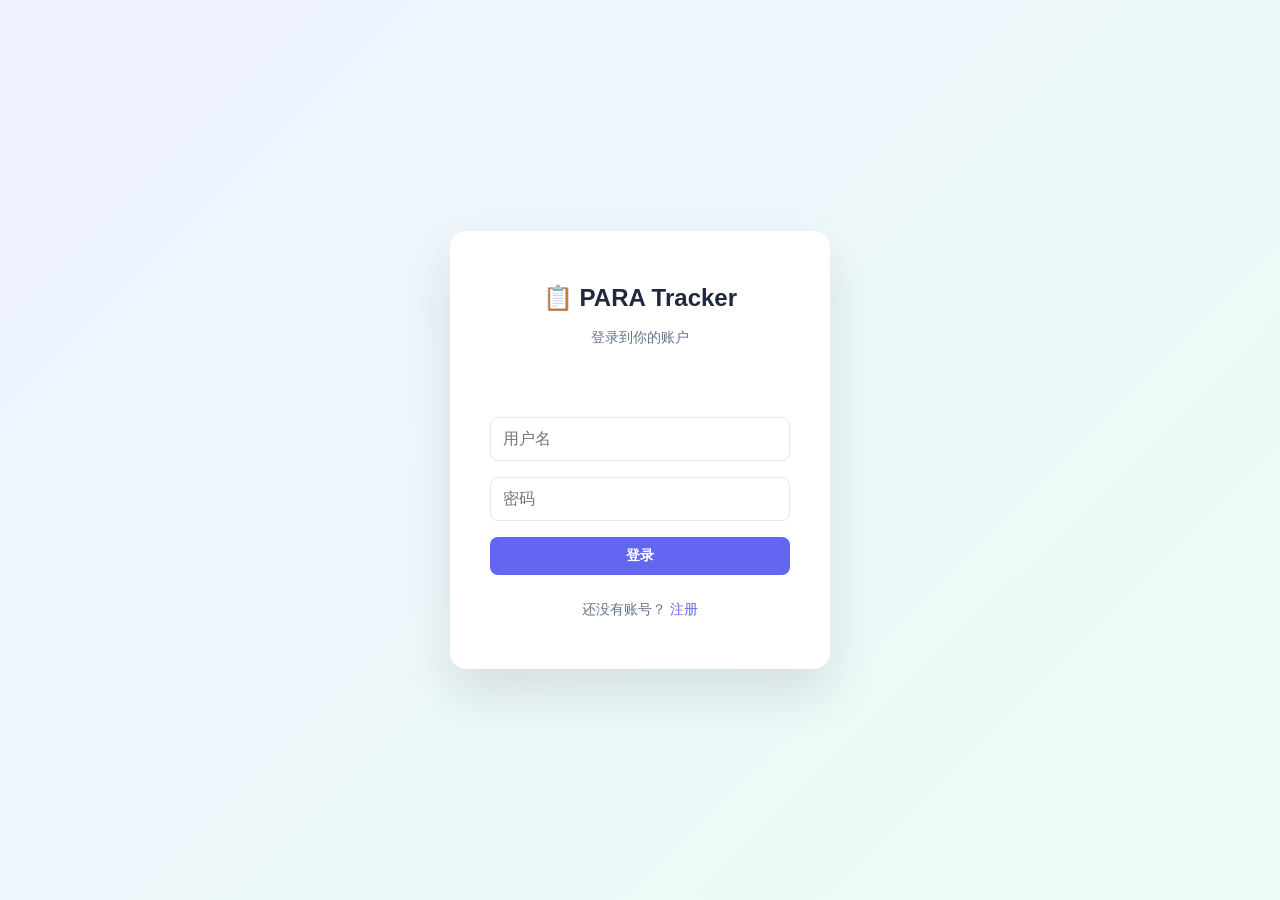
<file: static/login.html>
<!DOCTYPE html>
<html lang="zh-CN">
<head>
    <meta charset="UTF-8">
    <meta name="viewport" content="width=device-width, initial-scale=1.0">
    <title>登录 - PARA Tracker</title>
    <link rel="stylesheet" href="/static/styles.css">
    <style>
        .login-page {
            display: flex;
            align-items: center;
            justify-content: center;
            min-height: 100vh;
            background: linear-gradient(135deg, #eef2ff, #ecfdf5);
        }
        .login-card {
            background: var(--card);
            border-radius: 16px;
            padding: 3rem 2.5rem;
            width: 380px;
            max-width: 90%;
            box-shadow: 0 25px 50px rgba(0,0,0,0.1);
            text-align: center;
        }
        .login-card h1 {
            font-size: 1.5rem;
            margin-bottom: 0.5rem;
        }
        .login-card .subtitle {
            color: var(--text-secondary);
            margin-bottom: 2rem;
            font-size: 0.9rem;
        }
        .login-card input {
            margin-bottom: 1rem;
            font-size: 1rem;
        }
        .login-card .error {
            color: #ef4444;
            font-size: 0.85rem;
            margin-bottom: 0.75rem;
            min-height: 1.5rem;
        }
        .login-card .switch-link {
            margin-top: 1.5rem;
            font-size: 0.85rem;
            color: var(--text-secondary);
        }
        .login-card .switch-link a {
            color: var(--para-p);
            cursor: pointer;
            text-decoration: none;
        }
        .login-card .switch-link a:hover {
            text-decoration: underline;
        }
    </style>
</head>
<body>
<div class="login-page">
    <div class="login-card">
        <h1>📋 PARA Tracker</h1>
        <p class="subtitle" id="subtitle">登录到你的账户</p>
        <div class="error" id="error"></div>

        <input type="text" id="username" placeholder="用户名" autocomplete="username">
        <input type="password" id="password" placeholder="密码" autocomplete="current-password">

        <button class="btn btn-primary" id="submitBtn" style="width:100%;" onclick="handleSubmit()">
            登录
        </button>

        <div class="switch-link">
            <span id="switchText">还没有账号？</span>
            <a id="switchLink" onclick="toggleMode()">注册</a>
        </div>
    </div>
</div>
<script>
    let isRegister = false;

    function toggleMode() {
        isRegister = !isRegister;
        document.getElementById('subtitle').textContent = isRegister ? '创建新账户' : '登录到你的账户';
        document.getElementById('submitBtn').textContent = isRegister ? '注册' : '登录';
        document.getElementById('switchText').textContent = isRegister ? '已有账号？' : '还没有账号？';
        document.getElementById('switchLink').textContent = isRegister ? '登录' : '注册';
        document.getElementById('error').textContent = '';
    }

    async function handleSubmit() {
        const username = document.getElementById('username').value.trim();
        const password = document.getElementById('password').value;
        const btn = document.getElementById('submitBtn');
        const err = document.getElementById('error');

        if (!username) { err.textContent = '请输入用户名'; return; }
        if (!password) { err.textContent = '请输入密码'; return; }

        btn.disabled = true;
        btn.textContent = '处理中...';

        try {
            const endpoint = isRegister ? '/api/auth/register' : '/api/auth/login';
            const resp = await fetch(endpoint, {
                method: 'POST',
                headers: { 'Content-Type': 'application/json' },
                body: JSON.stringify({ username, password }),
            });

            if (resp.ok) {
                if (isRegister) {
                    // 注册成功后自动切换到登录模式并填入用户名
                    isRegister = false;
                    toggleMode();
                    document.getElementById('password').value = '';
                    err.textContent = '';
                    err.style.color = '#10b981';
                    err.textContent = '注册成功，请登录';
                    document.getElementById('password').focus();
                } else {
                    window.location.href = '/';
                }
            } else {
                const data = await resp.json();
                err.style.color = '#ef4444';
                err.textContent = data.detail || '操作失败';
            }
        } catch (e) {
            err.style.color = '#ef4444';
            err.textContent = '请求失败: ' + e.message;
        } finally {
            btn.disabled = false;
            btn.textContent = isRegister ? '注册' : '登录';
        }
    }

    document.getElementById('password').addEventListener('keydown', function(e) {
        if (e.key === 'Enter') handleSubmit();
    });
    document.getElementById('username').addEventListener('keydown', function(e) {
        if (e.key === 'Enter') document.getElementById('password').focus();
    });
</script>
</body>
</html>
</file>
<file: static/styles.css>
/* PARA Tracker - 自定义样式 */
:root {
    --para-p: #6366f1;
    --para-a: #10b981;
    --para-r: #f59e0b;
    --para-arch: #6b7280;
    --bg: #f8fafc;
    --card: #ffffff;
    --border: #e2e8f0;
    --text: #1e293b;
    --text-secondary: #64748b;
}

* { margin: 0; padding: 0; box-sizing: border-box; }

body {
    font-family: -apple-system, BlinkMacSystemFont, "Segoe UI", Roboto, "Noto Sans SC", sans-serif;
    background: var(--bg);
    color: var(--text);
    line-height: 1.6;
}

/* Layout */
.app-header {
    background: var(--card);
    border-bottom: 1px solid var(--border);
    padding: 1rem 2rem;
    display: flex;
    justify-content: space-between;
    align-items: center;
    position: sticky;
    top: 0;
    z-index: 100;
}

.app-header h1 {
    font-size: 1.25rem;
    font-weight: 700;
    display: flex;
    align-items: center;
    gap: 0.5rem;
}

.app-header .status-dot {
    width: 8px; height: 8px;
    border-radius: 50%;
    display: inline-block;
}

.container {
    max-width: 1200px;
    margin: 0 auto;
    padding: 1.5rem 2rem;
}

/* Nav tabs */
.nav-tabs {
    display: flex;
    gap: 0.25rem;
    margin-bottom: 1.5rem;
    border-bottom: 1px solid var(--border);
}

.nav-tab {
    padding: 0.75rem 1.25rem;
    border: none;
    background: none;
    cursor: pointer;
    font-size: 0.9rem;
    color: var(--text-secondary);
    border-bottom: 2px solid transparent;
    transition: all 0.2s;
}

.nav-tab:hover { color: var(--text); }
.nav-tab.active {
    color: var(--para-p);
    border-bottom-color: var(--para-p);
    font-weight: 600;
}

/* Cards */
.card {
    background: var(--card);
    border-radius: 12px;
    border: 1px solid var(--border);
    padding: 1.25rem;
    margin-bottom: 1rem;
}

/* Task items */
.task-item {
    display: flex;
    align-items: flex-start;
    gap: 0.75rem;
    padding: 0.75rem 0;
    border-bottom: 1px solid var(--border);
}

.task-item:last-child { border-bottom: none; }

.task-checkbox {
    width: 20px; height: 20px;
    border-radius: 50%;
    border: 2px solid var(--para-p);
    cursor: pointer;
    flex-shrink: 0;
    margin-top: 2px;
    background: none;
    transition: all 0.2s;
}

.task-checkbox:hover {
    background: var(--para-p);
    opacity: 0.2;
}

.task-checkbox.done {
    background: var(--para-p);
    border-color: var(--para-p);
    position: relative;
}

.task-checkbox.done::after {
    content: "✓";
    color: white;
    font-size: 12px;
    display: flex;
    align-items: center;
    justify-content: center;
}

.task-content { flex: 1; }
.task-title { font-weight: 500; }
.task-title.done { text-decoration: line-through; color: var(--text-secondary); }
.task-meta { font-size: 0.8rem; color: var(--text-secondary); margin-top: 0.25rem; }

.task-priority {
    display: inline-block;
    padding: 0.1rem 0.4rem;
    border-radius: 4px;
    font-size: 0.75rem;
    font-weight: 600;
}
.priority-high { background: #fef2f2; color: #dc2626; }
.priority-medium { background: #fffbeb; color: #d97706; }
.priority-low { background: #f0fdf4; color: #16a34a; }

.tag {
    display: inline-block;
    padding: 0.15rem 0.5rem;
    border-radius: 999px;
    font-size: 0.75rem;
    font-weight: 500;
    margin-right: 0.25rem;
}

.tag-p { background: #eef2ff; color: #6366f1; }
.tag-a { background: #ecfdf5; color: #10b981; }
.tag-r { background: #fffbeb; color: #f59e0b; }
.tag-arch { background: #f3f4f6; color: #6b7280; }

/* Modal */
.modal-backdrop {
    position: fixed;
    inset: 0;
    background: rgba(0,0,0,0.4);
    z-index: 1000;
    display: flex;
    align-items: center;
    justify-content: center;
}

.modal {
    background: var(--card);
    border-radius: 16px;
    padding: 2rem;
    width: 90%;
    max-width: 560px;
    max-height: 80vh;
    overflow-y: auto;
    box-shadow: 0 25px 50px rgba(0,0,0,0.2);
}

.modal h2 { margin-bottom: 1rem; font-size: 1.1rem; }

/* Form elements */
textarea, input, select {
    width: 100%;
    padding: 0.75rem;
    border: 1px solid var(--border);
    border-radius: 8px;
    font-size: 0.9rem;
    font-family: inherit;
    resize: vertical;
    transition: border-color 0.2s;
}

textarea:focus, input:focus { outline: none; border-color: var(--para-p); }

.btn {
    padding: 0.6rem 1.25rem;
    border: none;
    border-radius: 8px;
    font-size: 0.9rem;
    font-weight: 600;
    cursor: pointer;
    transition: all 0.2s;
}

.btn-primary { background: var(--para-p); color: white; }
.btn-primary:hover { background: #4f46e5; }
.btn-secondary { background: #f1f5f9; color: var(--text); }
.btn-secondary:hover { background: #e2e8f0; }
.btn-sm { padding: 0.4rem 0.85rem; font-size: 0.8rem; }

/* Summary section */
.summary-section {
    background: linear-gradient(135deg, #eef2ff, #ecfdf5);
    border: 1px solid #c7d2fe;
    border-radius: 12px;
    padding: 1.5rem;
    margin-bottom: 1.5rem;
}

.summary-text { white-space: pre-wrap; line-height: 1.7; }

.suggestion-item {
    padding: 0.75rem;
    background: white;
    border-radius: 8px;
    margin-top: 0.5rem;
    border-left: 3px solid var(--para-p);
}

/* Tag selector */
.tag-selector {
    display: flex;
    flex-wrap: wrap;
    gap: 0.5rem;
    margin: 0.5rem 0;
}

.tag-option {
    padding: 0.3rem 0.75rem;
    border-radius: 999px;
    border: 1px solid var(--border);
    background: white;
    cursor: pointer;
    font-size: 0.8rem;
    transition: all 0.2s;
}

.tag-option.selected { background: var(--para-p); color: white; border-color: var(--para-p); }

/* Memo items */
.memo-item {
    padding: 1rem;
    border-bottom: 1px solid var(--border);
}

.memo-item:last-child { border-bottom: none; }
.memo-content { margin-bottom: 0.5rem; }
.memo-title { font-weight: 600; font-size: 0.95rem; margin-bottom: 0.25rem; color: var(--text); }
.memo-body { color: var(--text-secondary); font-size: 0.85rem; white-space: pre-wrap; line-height: 1.6; }
.memo-source {
    font-size: 0.75rem;
    padding: 0.15rem 0.4rem;
    border-radius: 4px;
    background: #f1f5f9;
    color: var(--text-secondary);
}

/* PARA tree */
.para-tree { padding: 0.5rem 0; }
.para-category {
    font-weight: 600;
    padding: 0.5rem 0;
    cursor: pointer;
    display: flex;
    align-items: center;
    gap: 0.5rem;
}

.para-children { padding-left: 1.5rem; }
.para-child {
    padding: 0.3rem 0.5rem;
    cursor: pointer;
    border-radius: 6px;
    font-size: 0.9rem;
}

.para-child:hover { background: #f1f5f9; }

/* Status bar */
.status-bar {
    display: flex;
    gap: 1rem;
    font-size: 0.8rem;
    color: var(--text-secondary);
}

.status-item {
    display: flex;
    align-items: center;
    gap: 0.35rem;
}

.empty-state {
    text-align: center;
    padding: 3rem 1rem;
    color: var(--text-secondary);
}

/* Utility */
.flex { display: flex; }
.gap-2 { gap: 0.5rem; }
.gap-3 { gap: 0.75rem; }
.items-center { align-items: center; }
.justify-between { justify-content: space-between; }
.mt-2 { margin-top: 0.5rem; }
.mt-4 { margin-top: 1rem; }
.mb-4 { margin-bottom: 1rem; }
.text-sm { font-size: 0.85rem; }
.text-secondary { color: var(--text-secondary); }
.font-bold { font-weight: 700; }
</file>
